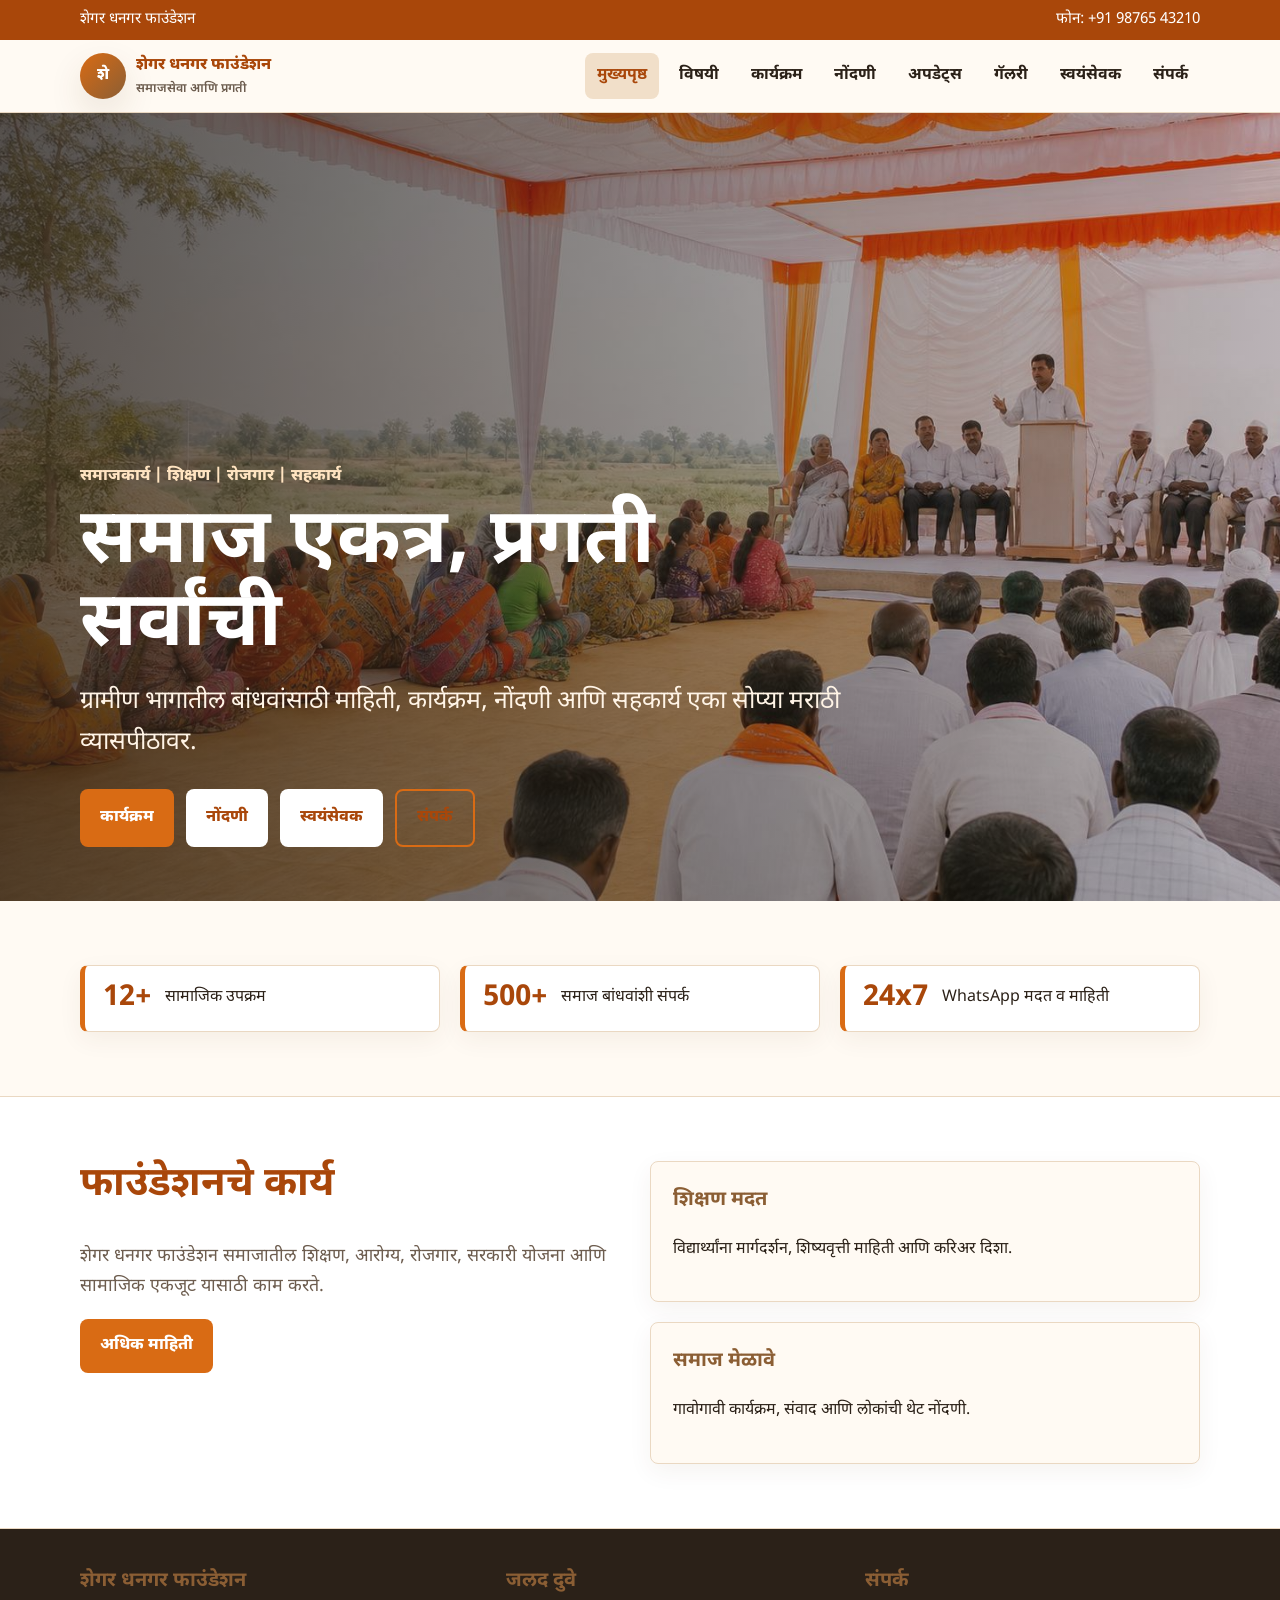
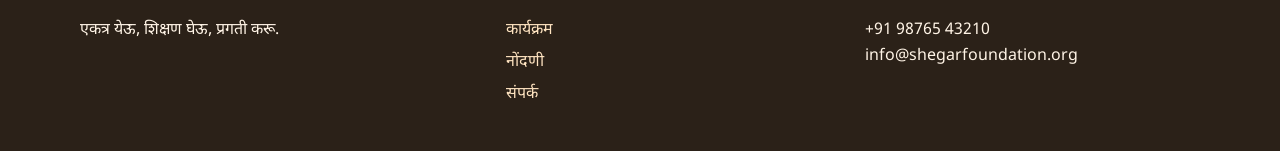
<file: index.html>
<!doctype html>
<html lang="mr">
<head>
  <meta charset="utf-8">
  <meta name="viewport" content="width=device-width, initial-scale=1">
  <title>शेगर धनगर फाउंडेशन | समाज एकत्र, प्रगती सर्वांची</title>
  <meta name="description" content="शेगर धनगर फाउंडेशनची मराठी वेबसाइट: कार्यक्रम, नोंदणी, समाज अपडेट्स, स्वयंसेवक आणि संपर्क.">
  <link rel="preconnect" href="https://fonts.googleapis.com">
  <link rel="preconnect" href="https://fonts.gstatic.com" crossorigin>
  <link href="https://fonts.googleapis.com/css2?family=Noto+Sans+Devanagari:wght@400;600;700;800;900&display=swap" rel="stylesheet">
  <link rel="stylesheet" href="assets/css/styles.css">
</head>
<body>
  <div class="topbar"><div class="topbar__inner"><span>शेगर धनगर फाउंडेशन</span><span>फोन: +91 98765 43210</span></div></div>
  <header class="site-header">
    <nav class="nav__inner" aria-label="मुख्य नेव्हिगेशन">
      <a class="brand" href="index.html"><span class="brand__mark">शे</span><span class="brand__text">शेगर धनगर फाउंडेशन<span>समाजसेवा आणि प्रगती</span></span></a>
      <button class="nav-toggle" type="button" aria-label="मेनू उघडा" aria-expanded="false">☰</button>
      <div class="nav-links">
        <a href="index.html">मुख्यपृष्ठ</a><a href="about.html">विषयी</a><a href="events.html">कार्यक्रम</a><a href="registration.html">नोंदणी</a><a href="updates.html">अपडेट्स</a><a href="gallery.html">गॅलरी</a><a href="volunteer.html">स्वयंसेवक</a><a href="contact.html">संपर्क</a>
      </div>
    </nav>
  </header>

  <main>
    <section class="hero">
      <div class="hero__content reveal">
        <p class="eyebrow">समाजकार्य | शिक्षण | रोजगार | सहकार्य</p>
        <h1>समाज एकत्र, प्रगती सर्वांची</h1>
        <p class="lead">ग्रामीण भागातील बांधवांसाठी माहिती, कार्यक्रम, नोंदणी आणि सहकार्य एका सोप्या मराठी व्यासपीठावर.</p>
        <div class="actions">
          <a class="btn btn--primary" href="events.html">कार्यक्रम</a>
          <a class="btn btn--light" href="registration.html">नोंदणी</a>
          <a class="btn btn--light" href="volunteer.html">स्वयंसेवक</a>
          <a class="btn btn--outline" href="contact.html">संपर्क</a>
        </div>
      </div>
    </section>

    <section class="section grid grid--3">
      <article class="card stat reveal"><strong>12+</strong><span>सामाजिक उपक्रम</span></article>
      <article class="card stat reveal"><strong>500+</strong><span>समाज बांधवांशी संपर्क</span></article>
      <article class="card stat reveal"><strong>24x7</strong><span>WhatsApp मदत व माहिती</span></article>
    </section>

    <section class="section section--tint">
      <div class="section__inner grid grid--2">
        <div class="reveal">
          <h2>फाउंडेशनचे कार्य</h2>
          <p class="lead">शेगर धनगर फाउंडेशन समाजातील शिक्षण, आरोग्य, रोजगार, सरकारी योजना आणि सामाजिक एकजूट यासाठी काम करते.</p>
          <a class="btn btn--primary" href="about.html">अधिक माहिती</a>
        </div>
        <div class="grid">
          <article class="card reveal"><h3>शिक्षण मदत</h3><p>विद्यार्थ्यांना मार्गदर्शन, शिष्यवृत्ती माहिती आणि करिअर दिशा.</p></article>
          <article class="card reveal"><h3>समाज मेळावे</h3><p>गावोगावी कार्यक्रम, संवाद आणि लोकांची थेट नोंदणी.</p></article>
        </div>
      </div>
    </section>
  </main>

  <footer class="site-footer"><div class="footer__inner"><div><h3>शेगर धनगर फाउंडेशन</h3><p>एकत्र येऊ, शिक्षण घेऊ, प्रगती करू.</p></div><div><h3>जलद दुवे</h3><a href="events.html">कार्यक्रम</a><a href="registration.html">नोंदणी</a><a href="contact.html">संपर्क</a></div><div><h3>संपर्क</h3><p>+91 98765 43210<br>info@shegarfoundation.org</p></div></div></footer>
  <script src="assets/js/main.js"></script>
</body>
</html>
</file>
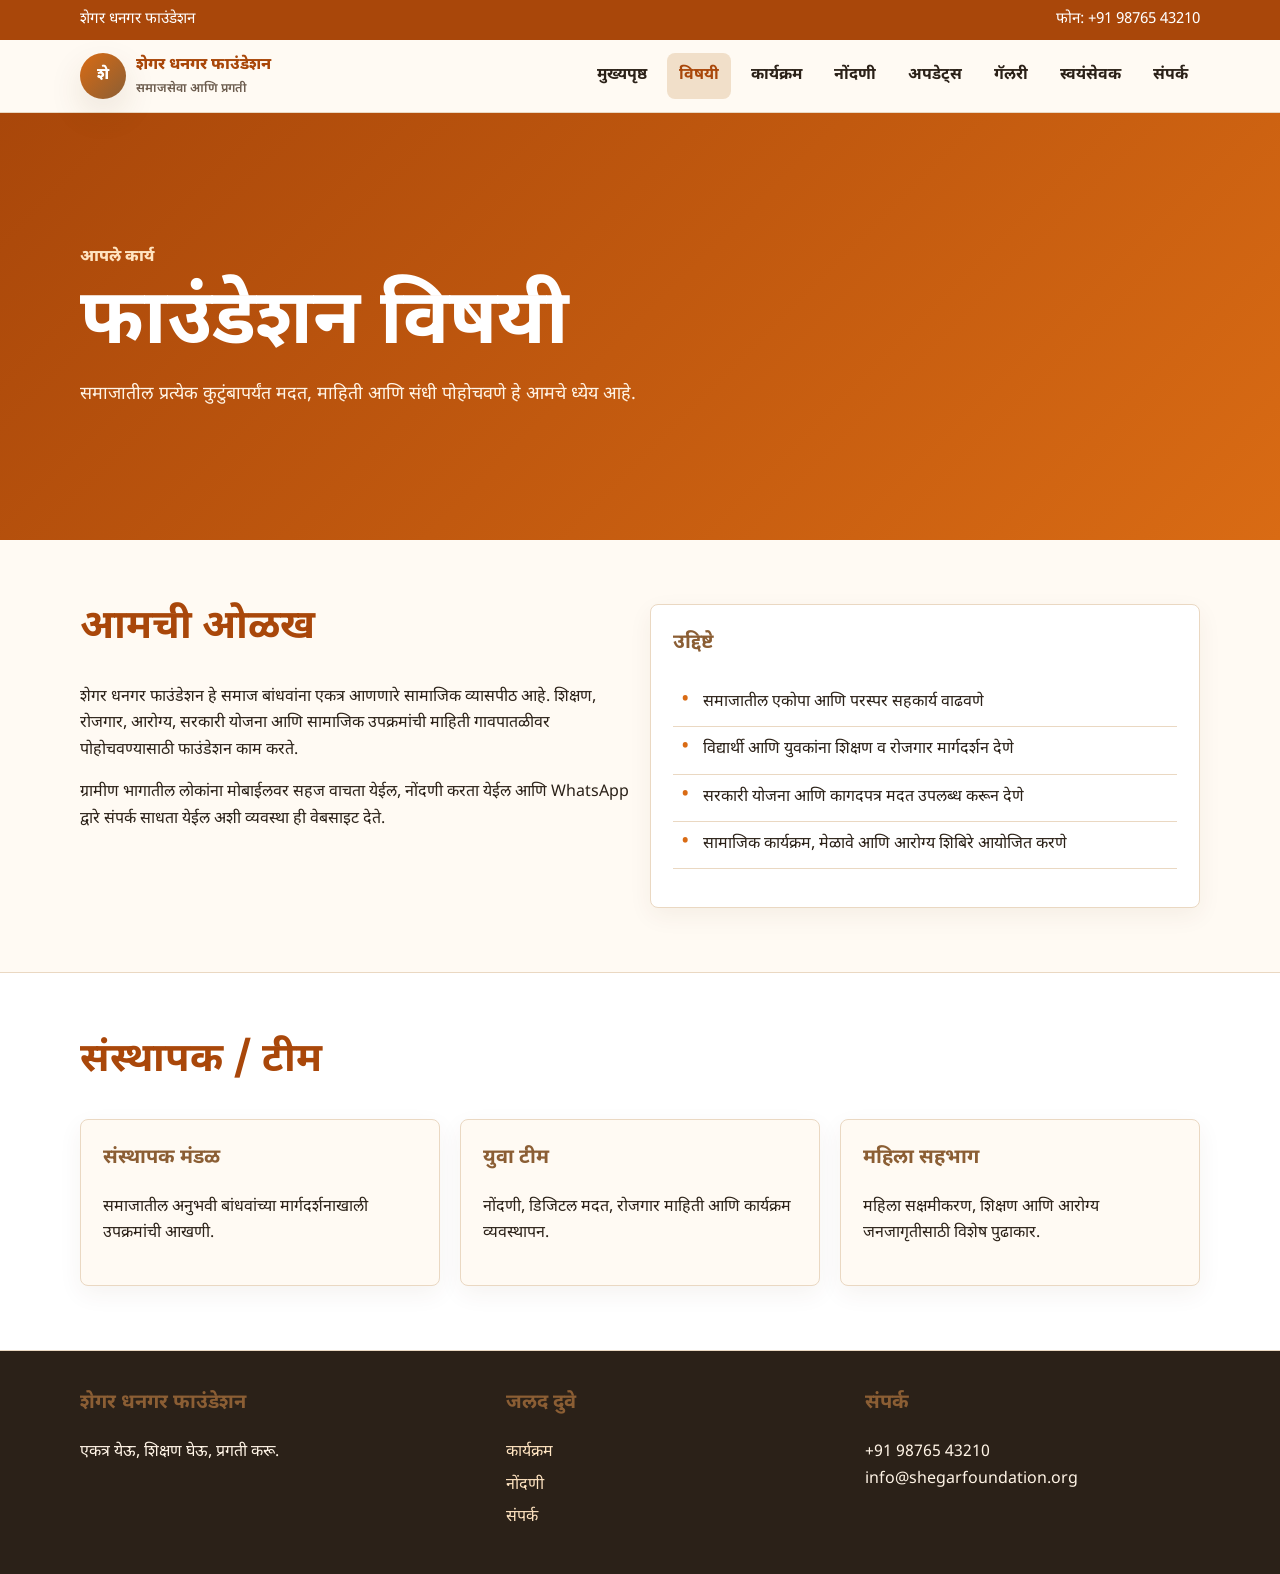
<file: about.html>
<!doctype html>
<html lang="mr">
<head>
  <meta charset="utf-8"><meta name="viewport" content="width=device-width, initial-scale=1">
  <title>फाउंडेशन विषयी | शेगर धनगर फाउंडेशन</title>
  <meta name="description" content="शेगर धनगर फाउंडेशनची माहिती, उद्दिष्टे आणि टीम.">
  <link rel="preconnect" href="https://fonts.googleapis.com"><link rel="preconnect" href="https://fonts.gstatic.com" crossorigin>
  <link href="https://fonts.googleapis.com/css2?family=Noto+Sans+Devanagari:wght@400;600;700;800;900&display=swap" rel="stylesheet"><link rel="stylesheet" href="assets/css/styles.css">
</head>
<body>
  <div class="topbar"><div class="topbar__inner"><span>शेगर धनगर फाउंडेशन</span><span>फोन: +91 98765 43210</span></div></div>
  <header class="site-header"><nav class="nav__inner" aria-label="मुख्य नेव्हिगेशन"><a class="brand" href="index.html"><span class="brand__mark">शे</span><span class="brand__text">शेगर धनगर फाउंडेशन<span>समाजसेवा आणि प्रगती</span></span></a><button class="nav-toggle" type="button" aria-label="मेनू उघडा" aria-expanded="false">☰</button><div class="nav-links"><a href="index.html">मुख्यपृष्ठ</a><a href="about.html">विषयी</a><a href="events.html">कार्यक्रम</a><a href="registration.html">नोंदणी</a><a href="updates.html">अपडेट्स</a><a href="gallery.html">गॅलरी</a><a href="volunteer.html">स्वयंसेवक</a><a href="contact.html">संपर्क</a></div></nav></header>
  <main>
    <section class="page-hero"><div class="section"><p class="eyebrow">आपले कार्य</p><h1>फाउंडेशन विषयी</h1><p class="lead">समाजातील प्रत्येक कुटुंबापर्यंत मदत, माहिती आणि संधी पोहोचवणे हे आमचे ध्येय आहे.</p></div></section>
    <section class="section grid grid--2">
      <div class="reveal"><h2>आमची ओळख</h2><p>शेगर धनगर फाउंडेशन हे समाज बांधवांना एकत्र आणणारे सामाजिक व्यासपीठ आहे. शिक्षण, रोजगार, आरोग्य, सरकारी योजना आणि सामाजिक उपक्रमांची माहिती गावपातळीवर पोहोचवण्यासाठी फाउंडेशन काम करते.</p><p>ग्रामीण भागातील लोकांना मोबाईलवर सहज वाचता येईल, नोंदणी करता येईल आणि WhatsApp द्वारे संपर्क साधता येईल अशी व्यवस्था ही वेबसाइट देते.</p></div>
      <div class="card reveal"><h3>उद्दिष्टे</h3><ul class="list"><li>समाजातील एकोपा आणि परस्पर सहकार्य वाढवणे</li><li>विद्यार्थी आणि युवकांना शिक्षण व रोजगार मार्गदर्शन देणे</li><li>सरकारी योजना आणि कागदपत्र मदत उपलब्ध करून देणे</li><li>सामाजिक कार्यक्रम, मेळावे आणि आरोग्य शिबिरे आयोजित करणे</li></ul></div>
    </section>
    <section class="section section--tint"><div class="section__inner"><h2>संस्थापक / टीम</h2><div class="grid grid--3"><article class="card reveal"><h3>संस्थापक मंडळ</h3><p>समाजातील अनुभवी बांधवांच्या मार्गदर्शनाखाली उपक्रमांची आखणी.</p></article><article class="card reveal"><h3>युवा टीम</h3><p>नोंदणी, डिजिटल मदत, रोजगार माहिती आणि कार्यक्रम व्यवस्थापन.</p></article><article class="card reveal"><h3>महिला सहभाग</h3><p>महिला सक्षमीकरण, शिक्षण आणि आरोग्य जनजागृतीसाठी विशेष पुढाकार.</p></article></div></div></section>
  </main>
  <footer class="site-footer"><div class="footer__inner"><div><h3>शेगर धनगर फाउंडेशन</h3><p>एकत्र येऊ, शिक्षण घेऊ, प्रगती करू.</p></div><div><h3>जलद दुवे</h3><a href="events.html">कार्यक्रम</a><a href="registration.html">नोंदणी</a><a href="contact.html">संपर्क</a></div><div><h3>संपर्क</h3><p>+91 98765 43210<br>info@shegarfoundation.org</p></div></div></footer><script src="assets/js/main.js"></script>
</body>
</html>
</file>
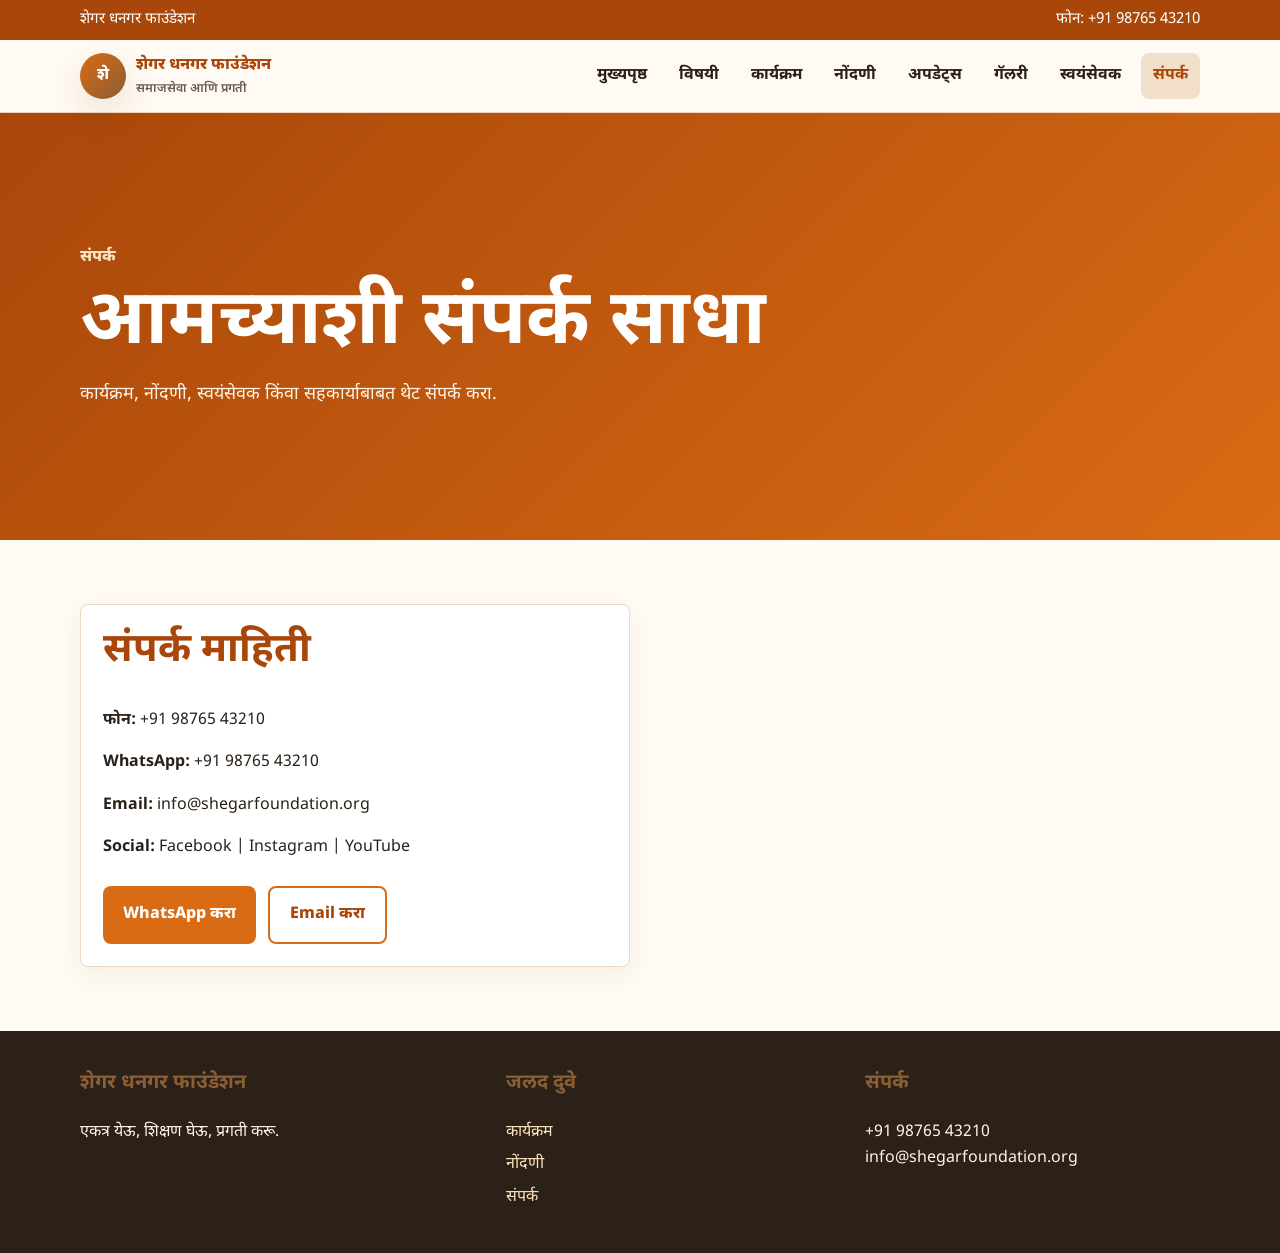
<file: contact.html>
<!doctype html>
<html lang="mr">
<head>
  <meta charset="utf-8"><meta name="viewport" content="width=device-width, initial-scale=1">
  <title>संपर्क | शेगर धनगर फाउंडेशन</title>
  <meta name="description" content="फोन नंबर, WhatsApp, Email, Google Maps आणि social links.">
  <link rel="preconnect" href="https://fonts.googleapis.com"><link rel="preconnect" href="https://fonts.gstatic.com" crossorigin>
  <link href="https://fonts.googleapis.com/css2?family=Noto+Sans+Devanagari:wght@400;600;700;800;900&display=swap" rel="stylesheet"><link rel="stylesheet" href="assets/css/styles.css">
</head>
<body>
  <div class="topbar"><div class="topbar__inner"><span>शेगर धनगर फाउंडेशन</span><span>फोन: +91 98765 43210</span></div></div>
  <header class="site-header"><nav class="nav__inner" aria-label="मुख्य नेव्हिगेशन"><a class="brand" href="index.html"><span class="brand__mark">शे</span><span class="brand__text">शेगर धनगर फाउंडेशन<span>समाजसेवा आणि प्रगती</span></span></a><button class="nav-toggle" type="button" aria-label="मेनू उघडा" aria-expanded="false">☰</button><div class="nav-links"><a href="index.html">मुख्यपृष्ठ</a><a href="about.html">विषयी</a><a href="events.html">कार्यक्रम</a><a href="registration.html">नोंदणी</a><a href="updates.html">अपडेट्स</a><a href="gallery.html">गॅलरी</a><a href="volunteer.html">स्वयंसेवक</a><a href="contact.html">संपर्क</a></div></nav></header>
  <main>
    <section class="page-hero"><div class="section"><p class="eyebrow">संपर्क</p><h1>आमच्याशी संपर्क साधा</h1><p class="lead">कार्यक्रम, नोंदणी, स्वयंसेवक किंवा सहकार्याबाबत थेट संपर्क करा.</p></div></section>
    <section class="section grid grid--2">
      <div class="card reveal"><h2>संपर्क माहिती</h2><p><strong>फोन:</strong> +91 98765 43210</p><p><strong>WhatsApp:</strong> +91 98765 43210</p><p><strong>Email:</strong> info@shegarfoundation.org</p><p><strong>Social:</strong> Facebook | Instagram | YouTube</p><div class="actions"><a class="btn btn--primary" href="https://wa.me/919876543210?text=%E0%A4%A8%E0%A4%AE%E0%A4%B8%E0%A5%8D%E0%A4%95%E0%A4%BE%E0%A4%B0%2C%20%E0%A4%AE%E0%A4%B2%E0%A4%BE%20%E0%A4%B6%E0%A5%87%E0%A4%97%E0%A4%B0%20%E0%A4%A7%E0%A4%A8%E0%A4%97%E0%A4%B0%20%E0%A4%AB%E0%A4%BE%E0%A4%89%E0%A4%82%E0%A4%A1%E0%A5%87%E0%A4%B6%E0%A4%A8%E0%A4%B6%E0%A5%80%20%E0%A4%B8%E0%A4%82%E0%A4%AA%E0%A4%B0%E0%A5%8D%E0%A4%95%20%E0%A4%95%E0%A4%B0%E0%A4%BE%E0%A4%AF%E0%A4%9A%E0%A4%BE%20%E0%A4%86%E0%A4%B9%E0%A5%87.">WhatsApp करा</a><a class="btn btn--outline" href="mailto:info@shegarfoundation.org">Email करा</a></div></div>
      <div class="reveal"><iframe class="map" title="Google Maps" loading="lazy" referrerpolicy="no-referrer-when-downgrade" src="https://www.google.com/maps?q=Maharashtra%2C%20India&output=embed"></iframe></div>
    </section>
  </main>
  <footer class="site-footer"><div class="footer__inner"><div><h3>शेगर धनगर फाउंडेशन</h3><p>एकत्र येऊ, शिक्षण घेऊ, प्रगती करू.</p></div><div><h3>जलद दुवे</h3><a href="events.html">कार्यक्रम</a><a href="registration.html">नोंदणी</a><a href="contact.html">संपर्क</a></div><div><h3>संपर्क</h3><p>+91 98765 43210<br>info@shegarfoundation.org</p></div></div></footer><script src="assets/js/main.js"></script>
</body>
</html>
</file>
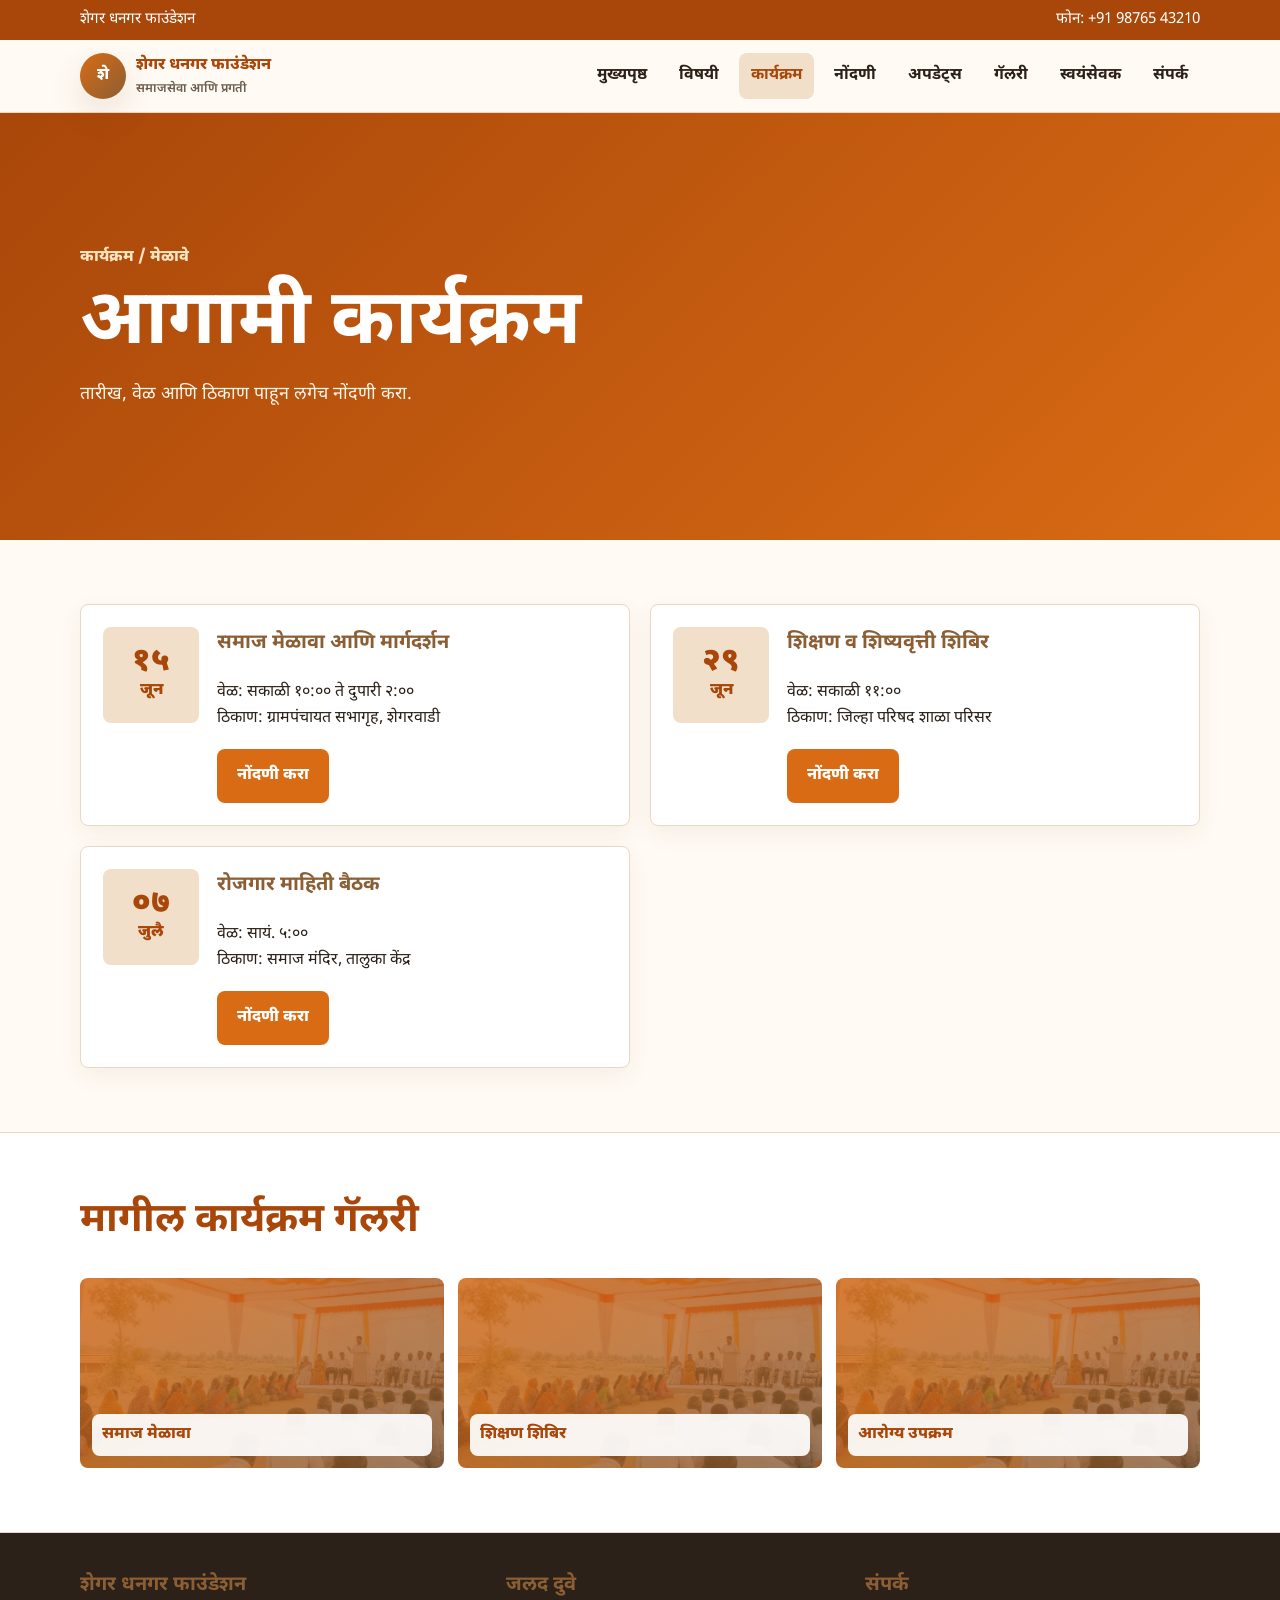
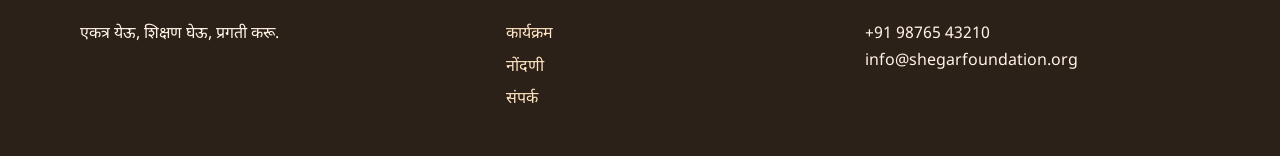
<file: events.html>
<!doctype html>
<html lang="mr">
<head>
  <meta charset="utf-8"><meta name="viewport" content="width=device-width, initial-scale=1">
  <title>कार्यक्रम आणि मेळावे | शेगर धनगर फाउंडेशन</title>
  <meta name="description" content="आगामी कार्यक्रम, मेळावे, तारीख, वेळ, ठिकाण आणि नोंदणी.">
  <link rel="preconnect" href="https://fonts.googleapis.com"><link rel="preconnect" href="https://fonts.gstatic.com" crossorigin>
  <link href="https://fonts.googleapis.com/css2?family=Noto+Sans+Devanagari:wght@400;600;700;800;900&display=swap" rel="stylesheet"><link rel="stylesheet" href="assets/css/styles.css">
</head>
<body>
  <div class="topbar"><div class="topbar__inner"><span>शेगर धनगर फाउंडेशन</span><span>फोन: +91 98765 43210</span></div></div>
  <header class="site-header"><nav class="nav__inner" aria-label="मुख्य नेव्हिगेशन"><a class="brand" href="index.html"><span class="brand__mark">शे</span><span class="brand__text">शेगर धनगर फाउंडेशन<span>समाजसेवा आणि प्रगती</span></span></a><button class="nav-toggle" type="button" aria-label="मेनू उघडा" aria-expanded="false">☰</button><div class="nav-links"><a href="index.html">मुख्यपृष्ठ</a><a href="about.html">विषयी</a><a href="events.html">कार्यक्रम</a><a href="registration.html">नोंदणी</a><a href="updates.html">अपडेट्स</a><a href="gallery.html">गॅलरी</a><a href="volunteer.html">स्वयंसेवक</a><a href="contact.html">संपर्क</a></div></nav></header>
  <main>
    <section class="page-hero"><div class="section"><p class="eyebrow">कार्यक्रम / मेळावे</p><h1>आगामी कार्यक्रम</h1><p class="lead">तारीख, वेळ आणि ठिकाण पाहून लगेच नोंदणी करा.</p></div></section>
    <section class="section grid grid--2">
      <article class="card event reveal"><div class="datebox"><div><span>१५</span>जून</div></div><div><h3>समाज मेळावा आणि मार्गदर्शन</h3><p>वेळ: सकाळी १०:०० ते दुपारी २:००<br>ठिकाण: ग्रामपंचायत सभागृह, शेगरवाडी</p><a class="btn btn--primary" href="registration.html">नोंदणी करा</a></div></article>
      <article class="card event reveal"><div class="datebox"><div><span>२९</span>जून</div></div><div><h3>शिक्षण व शिष्यवृत्ती शिबिर</h3><p>वेळ: सकाळी ११:००<br>ठिकाण: जिल्हा परिषद शाळा परिसर</p><a class="btn btn--primary" href="registration.html">नोंदणी करा</a></div></article>
      <article class="card event reveal"><div class="datebox"><div><span>०७</span>जुलै</div></div><div><h3>रोजगार माहिती बैठक</h3><p>वेळ: सायं. ५:००<br>ठिकाण: समाज मंदिर, तालुका केंद्र</p><a class="btn btn--primary" href="registration.html">नोंदणी करा</a></div></article>
    </section>
    <section class="section section--tint"><div class="section__inner"><h2>मागील कार्यक्रम गॅलरी</h2><div class="gallery"><div class="photo-tile reveal"><span>समाज मेळावा</span></div><div class="photo-tile reveal"><span>शिक्षण शिबिर</span></div><div class="photo-tile reveal"><span>आरोग्य उपक्रम</span></div></div></div></section>
  </main>
  <footer class="site-footer"><div class="footer__inner"><div><h3>शेगर धनगर फाउंडेशन</h3><p>एकत्र येऊ, शिक्षण घेऊ, प्रगती करू.</p></div><div><h3>जलद दुवे</h3><a href="events.html">कार्यक्रम</a><a href="registration.html">नोंदणी</a><a href="contact.html">संपर्क</a></div><div><h3>संपर्क</h3><p>+91 98765 43210<br>info@shegarfoundation.org</p></div></div></footer><script src="assets/js/main.js"></script>
</body>
</html>
</file>
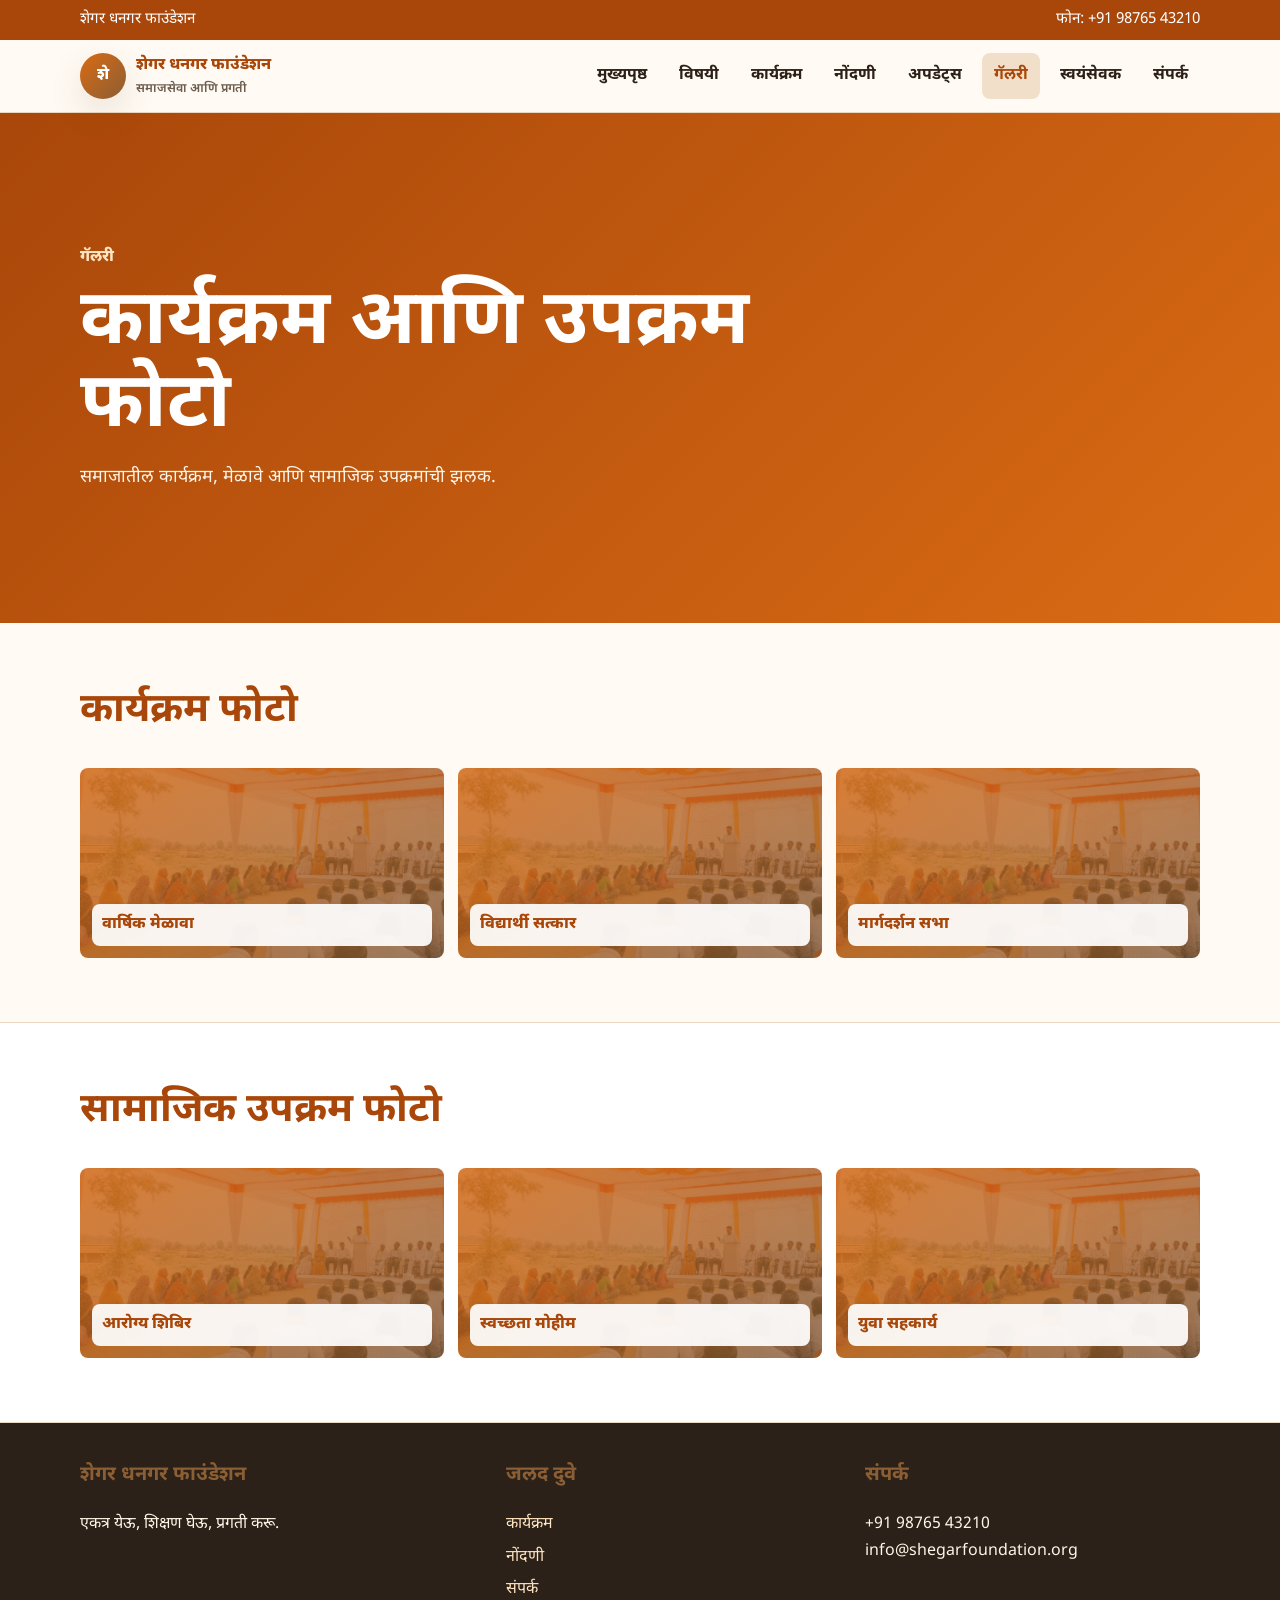
<file: gallery.html>
<!doctype html>
<html lang="mr">
<head>
  <meta charset="utf-8"><meta name="viewport" content="width=device-width, initial-scale=1">
  <title>गॅलरी | शेगर धनगर फाउंडेशन</title>
  <meta name="description" content="कार्यक्रम फोटो आणि सामाजिक उपक्रम फोटो गॅलरी.">
  <link rel="preconnect" href="https://fonts.googleapis.com"><link rel="preconnect" href="https://fonts.gstatic.com" crossorigin>
  <link href="https://fonts.googleapis.com/css2?family=Noto+Sans+Devanagari:wght@400;600;700;800;900&display=swap" rel="stylesheet"><link rel="stylesheet" href="assets/css/styles.css">
</head>
<body>
  <div class="topbar"><div class="topbar__inner"><span>शेगर धनगर फाउंडेशन</span><span>फोन: +91 98765 43210</span></div></div>
  <header class="site-header"><nav class="nav__inner" aria-label="मुख्य नेव्हिगेशन"><a class="brand" href="index.html"><span class="brand__mark">शे</span><span class="brand__text">शेगर धनगर फाउंडेशन<span>समाजसेवा आणि प्रगती</span></span></a><button class="nav-toggle" type="button" aria-label="मेनू उघडा" aria-expanded="false">☰</button><div class="nav-links"><a href="index.html">मुख्यपृष्ठ</a><a href="about.html">विषयी</a><a href="events.html">कार्यक्रम</a><a href="registration.html">नोंदणी</a><a href="updates.html">अपडेट्स</a><a href="gallery.html">गॅलरी</a><a href="volunteer.html">स्वयंसेवक</a><a href="contact.html">संपर्क</a></div></nav></header>
  <main>
    <section class="page-hero"><div class="section"><p class="eyebrow">गॅलरी</p><h1>कार्यक्रम आणि उपक्रम फोटो</h1><p class="lead">समाजातील कार्यक्रम, मेळावे आणि सामाजिक उपक्रमांची झलक.</p></div></section>
    <section class="section">
      <h2>कार्यक्रम फोटो</h2>
      <div class="gallery"><div class="photo-tile reveal"><span>वार्षिक मेळावा</span></div><div class="photo-tile reveal"><span>विद्यार्थी सत्कार</span></div><div class="photo-tile reveal"><span>मार्गदर्शन सभा</span></div></div>
    </section>
    <section class="section section--tint"><div class="section__inner"><h2>सामाजिक उपक्रम फोटो</h2><div class="gallery"><div class="photo-tile reveal"><span>आरोग्य शिबिर</span></div><div class="photo-tile reveal"><span>स्वच्छता मोहीम</span></div><div class="photo-tile reveal"><span>युवा सहकार्य</span></div></div></div></section>
  </main>
  <footer class="site-footer"><div class="footer__inner"><div><h3>शेगर धनगर फाउंडेशन</h3><p>एकत्र येऊ, शिक्षण घेऊ, प्रगती करू.</p></div><div><h3>जलद दुवे</h3><a href="events.html">कार्यक्रम</a><a href="registration.html">नोंदणी</a><a href="contact.html">संपर्क</a></div><div><h3>संपर्क</h3><p>+91 98765 43210<br>info@shegarfoundation.org</p></div></div></footer><script src="assets/js/main.js"></script>
</body>
</html>
</file>
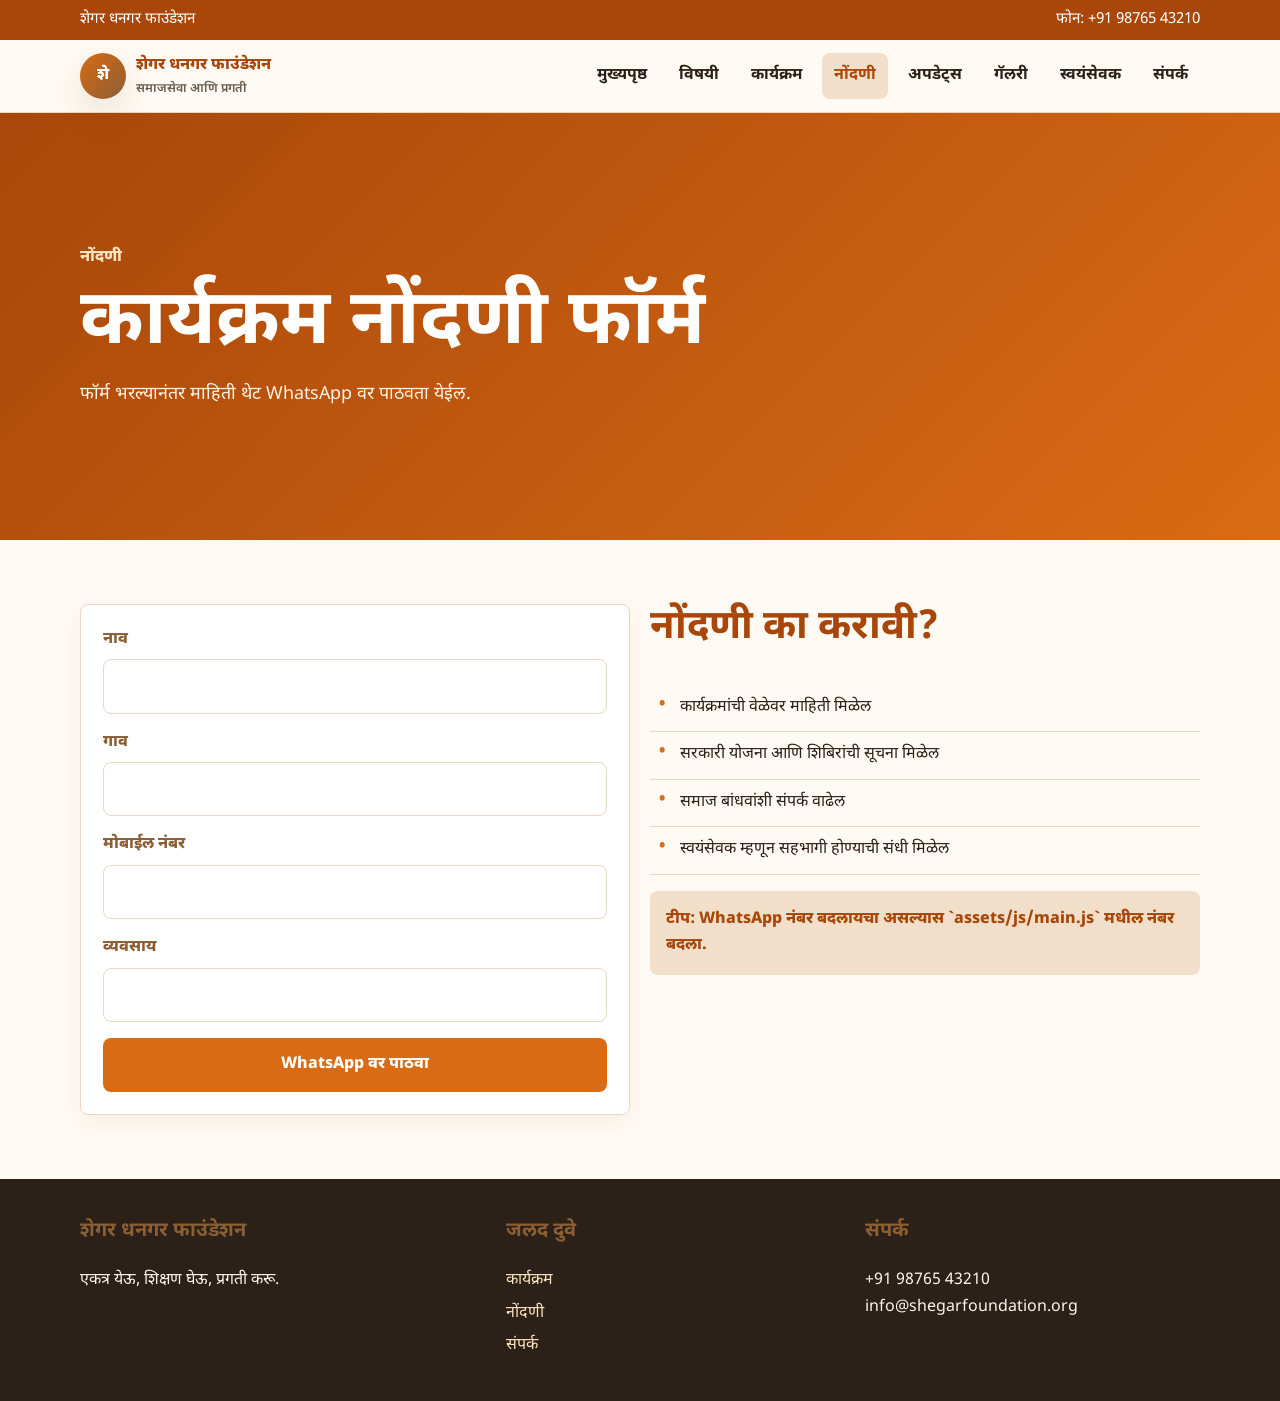
<file: registration.html>
<!doctype html>
<html lang="mr">
<head>
  <meta charset="utf-8"><meta name="viewport" content="width=device-width, initial-scale=1">
  <title>नोंदणी फॉर्म | शेगर धनगर फाउंडेशन</title>
  <meta name="description" content="नाव, गाव, मोबाईल नंबर आणि व्यवसायासह सोपी WhatsApp नोंदणी.">
  <link rel="preconnect" href="https://fonts.googleapis.com"><link rel="preconnect" href="https://fonts.gstatic.com" crossorigin>
  <link href="https://fonts.googleapis.com/css2?family=Noto+Sans+Devanagari:wght@400;600;700;800;900&display=swap" rel="stylesheet"><link rel="stylesheet" href="assets/css/styles.css">
</head>
<body>
  <div class="topbar"><div class="topbar__inner"><span>शेगर धनगर फाउंडेशन</span><span>फोन: +91 98765 43210</span></div></div>
  <header class="site-header"><nav class="nav__inner" aria-label="मुख्य नेव्हिगेशन"><a class="brand" href="index.html"><span class="brand__mark">शे</span><span class="brand__text">शेगर धनगर फाउंडेशन<span>समाजसेवा आणि प्रगती</span></span></a><button class="nav-toggle" type="button" aria-label="मेनू उघडा" aria-expanded="false">☰</button><div class="nav-links"><a href="index.html">मुख्यपृष्ठ</a><a href="about.html">विषयी</a><a href="events.html">कार्यक्रम</a><a href="registration.html">नोंदणी</a><a href="updates.html">अपडेट्स</a><a href="gallery.html">गॅलरी</a><a href="volunteer.html">स्वयंसेवक</a><a href="contact.html">संपर्क</a></div></nav></header>
  <main>
    <section class="page-hero"><div class="section"><p class="eyebrow">नोंदणी</p><h1>कार्यक्रम नोंदणी फॉर्म</h1><p class="lead">फॉर्म भरल्यानंतर माहिती थेट WhatsApp वर पाठवता येईल.</p></div></section>
    <section class="section grid grid--2">
      <form class="card form reveal" data-whatsapp-form="शेगर धनगर फाउंडेशन - नोंदणी">
        <div class="field"><label for="name">नाव</label><input id="name" name="नाव" required autocomplete="name"></div>
        <div class="field"><label for="village">गाव</label><input id="village" name="गाव" required></div>
        <div class="field"><label for="mobile">मोबाईल नंबर</label><input id="mobile" name="मोबाईल नंबर" inputmode="tel" required></div>
        <div class="field"><label for="work">व्यवसाय</label><input id="work" name="व्यवसाय"></div>
        <button class="btn btn--primary" type="submit">WhatsApp वर पाठवा</button>
      </form>
      <aside class="reveal"><h2>नोंदणी का करावी?</h2><ul class="list"><li>कार्यक्रमांची वेळेवर माहिती मिळेल</li><li>सरकारी योजना आणि शिबिरांची सूचना मिळेल</li><li>समाज बांधवांशी संपर्क वाढेल</li><li>स्वयंसेवक म्हणून सहभागी होण्याची संधी मिळेल</li></ul><p class="notice">टीप: WhatsApp नंबर बदलायचा असल्यास `assets/js/main.js` मधील नंबर बदला.</p></aside>
    </section>
  </main>
  <footer class="site-footer"><div class="footer__inner"><div><h3>शेगर धनगर फाउंडेशन</h3><p>एकत्र येऊ, शिक्षण घेऊ, प्रगती करू.</p></div><div><h3>जलद दुवे</h3><a href="events.html">कार्यक्रम</a><a href="registration.html">नोंदणी</a><a href="contact.html">संपर्क</a></div><div><h3>संपर्क</h3><p>+91 98765 43210<br>info@shegarfoundation.org</p></div></div></footer><script src="assets/js/main.js"></script>
</body>
</html>
</file>
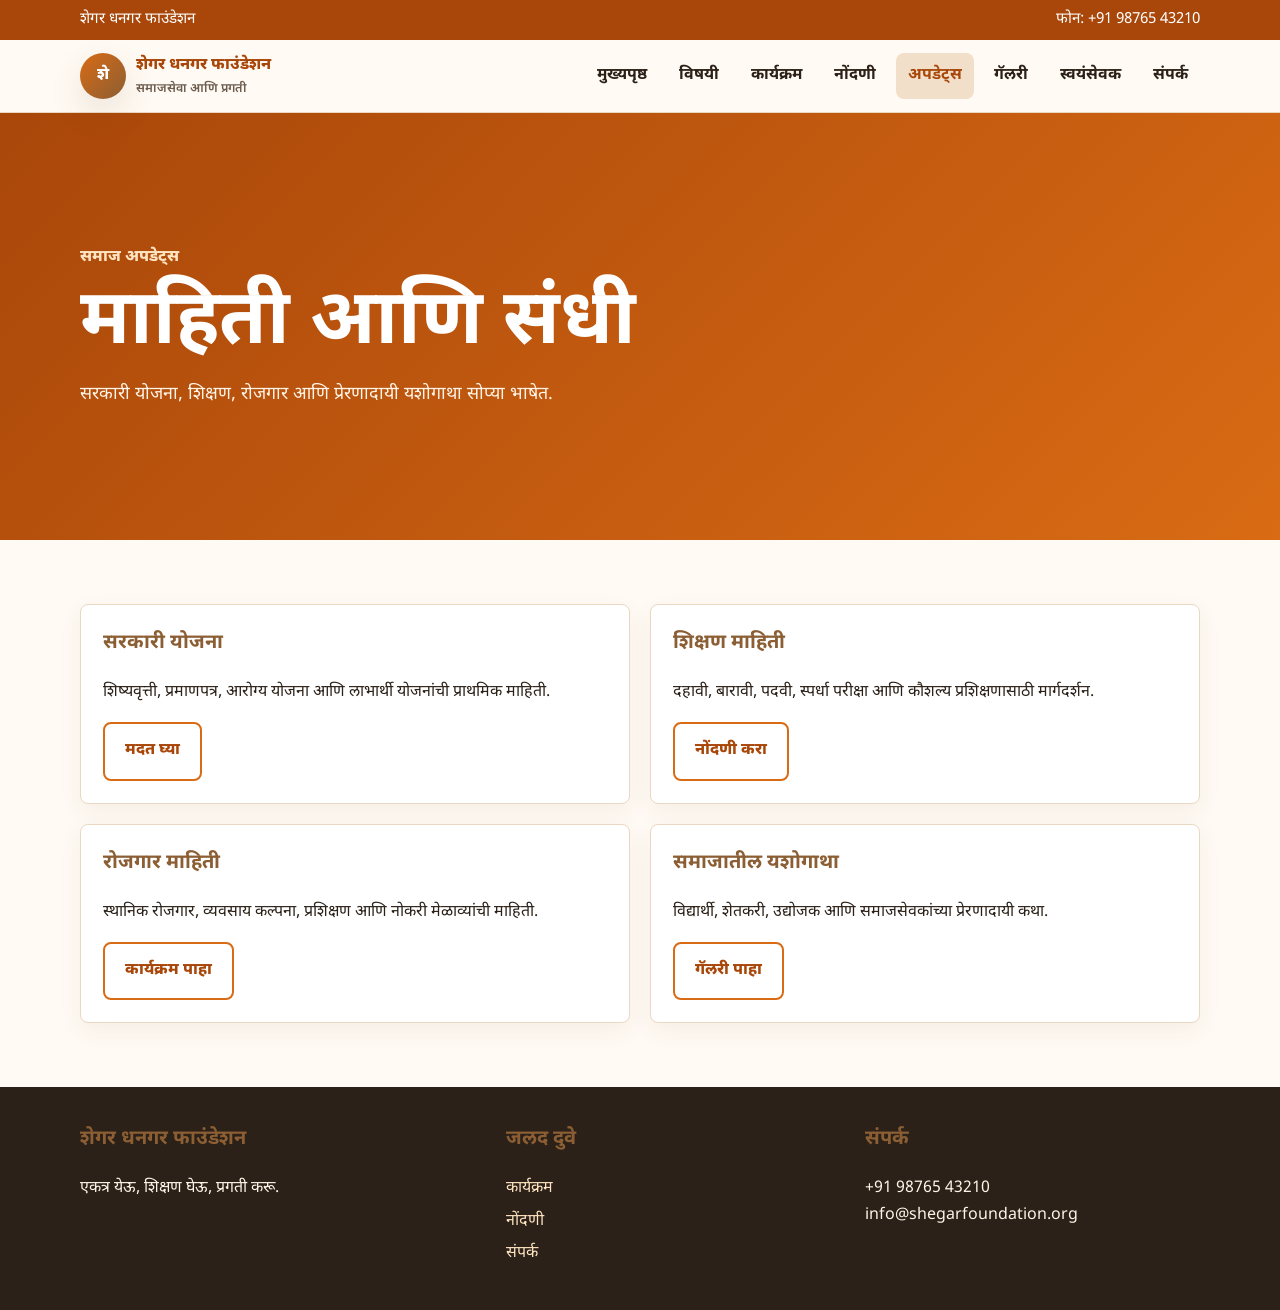
<file: updates.html>
<!doctype html>
<html lang="mr">
<head>
  <meta charset="utf-8"><meta name="viewport" content="width=device-width, initial-scale=1">
  <title>समाज अपडेट्स | शेगर धनगर फाउंडेशन</title>
  <meta name="description" content="सरकारी योजना, शिक्षण माहिती, रोजगार माहिती आणि समाजातील यशोगाथा.">
  <link rel="preconnect" href="https://fonts.googleapis.com"><link rel="preconnect" href="https://fonts.gstatic.com" crossorigin>
  <link href="https://fonts.googleapis.com/css2?family=Noto+Sans+Devanagari:wght@400;600;700;800;900&display=swap" rel="stylesheet"><link rel="stylesheet" href="assets/css/styles.css">
</head>
<body>
  <div class="topbar"><div class="topbar__inner"><span>शेगर धनगर फाउंडेशन</span><span>फोन: +91 98765 43210</span></div></div>
  <header class="site-header"><nav class="nav__inner" aria-label="मुख्य नेव्हिगेशन"><a class="brand" href="index.html"><span class="brand__mark">शे</span><span class="brand__text">शेगर धनगर फाउंडेशन<span>समाजसेवा आणि प्रगती</span></span></a><button class="nav-toggle" type="button" aria-label="मेनू उघडा" aria-expanded="false">☰</button><div class="nav-links"><a href="index.html">मुख्यपृष्ठ</a><a href="about.html">विषयी</a><a href="events.html">कार्यक्रम</a><a href="registration.html">नोंदणी</a><a href="updates.html">अपडेट्स</a><a href="gallery.html">गॅलरी</a><a href="volunteer.html">स्वयंसेवक</a><a href="contact.html">संपर्क</a></div></nav></header>
  <main>
    <section class="page-hero"><div class="section"><p class="eyebrow">समाज अपडेट्स</p><h1>माहिती आणि संधी</h1><p class="lead">सरकारी योजना, शिक्षण, रोजगार आणि प्रेरणादायी यशोगाथा सोप्या भाषेत.</p></div></section>
    <section class="section grid grid--2">
      <article class="card reveal"><h3>सरकारी योजना</h3><p>शिष्यवृत्ती, प्रमाणपत्र, आरोग्य योजना आणि लाभार्थी योजनांची प्राथमिक माहिती.</p><a class="btn btn--outline" href="contact.html">मदत घ्या</a></article>
      <article class="card reveal"><h3>शिक्षण माहिती</h3><p>दहावी, बारावी, पदवी, स्पर्धा परीक्षा आणि कौशल्य प्रशिक्षणासाठी मार्गदर्शन.</p><a class="btn btn--outline" href="registration.html">नोंदणी करा</a></article>
      <article class="card reveal"><h3>रोजगार माहिती</h3><p>स्थानिक रोजगार, व्यवसाय कल्पना, प्रशिक्षण आणि नोकरी मेळाव्यांची माहिती.</p><a class="btn btn--outline" href="events.html">कार्यक्रम पाहा</a></article>
      <article class="card reveal"><h3>समाजातील यशोगाथा</h3><p>विद्यार्थी, शेतकरी, उद्योजक आणि समाजसेवकांच्या प्रेरणादायी कथा.</p><a class="btn btn--outline" href="gallery.html">गॅलरी पाहा</a></article>
    </section>
  </main>
  <footer class="site-footer"><div class="footer__inner"><div><h3>शेगर धनगर फाउंडेशन</h3><p>एकत्र येऊ, शिक्षण घेऊ, प्रगती करू.</p></div><div><h3>जलद दुवे</h3><a href="events.html">कार्यक्रम</a><a href="registration.html">नोंदणी</a><a href="contact.html">संपर्क</a></div><div><h3>संपर्क</h3><p>+91 98765 43210<br>info@shegarfoundation.org</p></div></div></footer><script src="assets/js/main.js"></script>
</body>
</html>
</file>
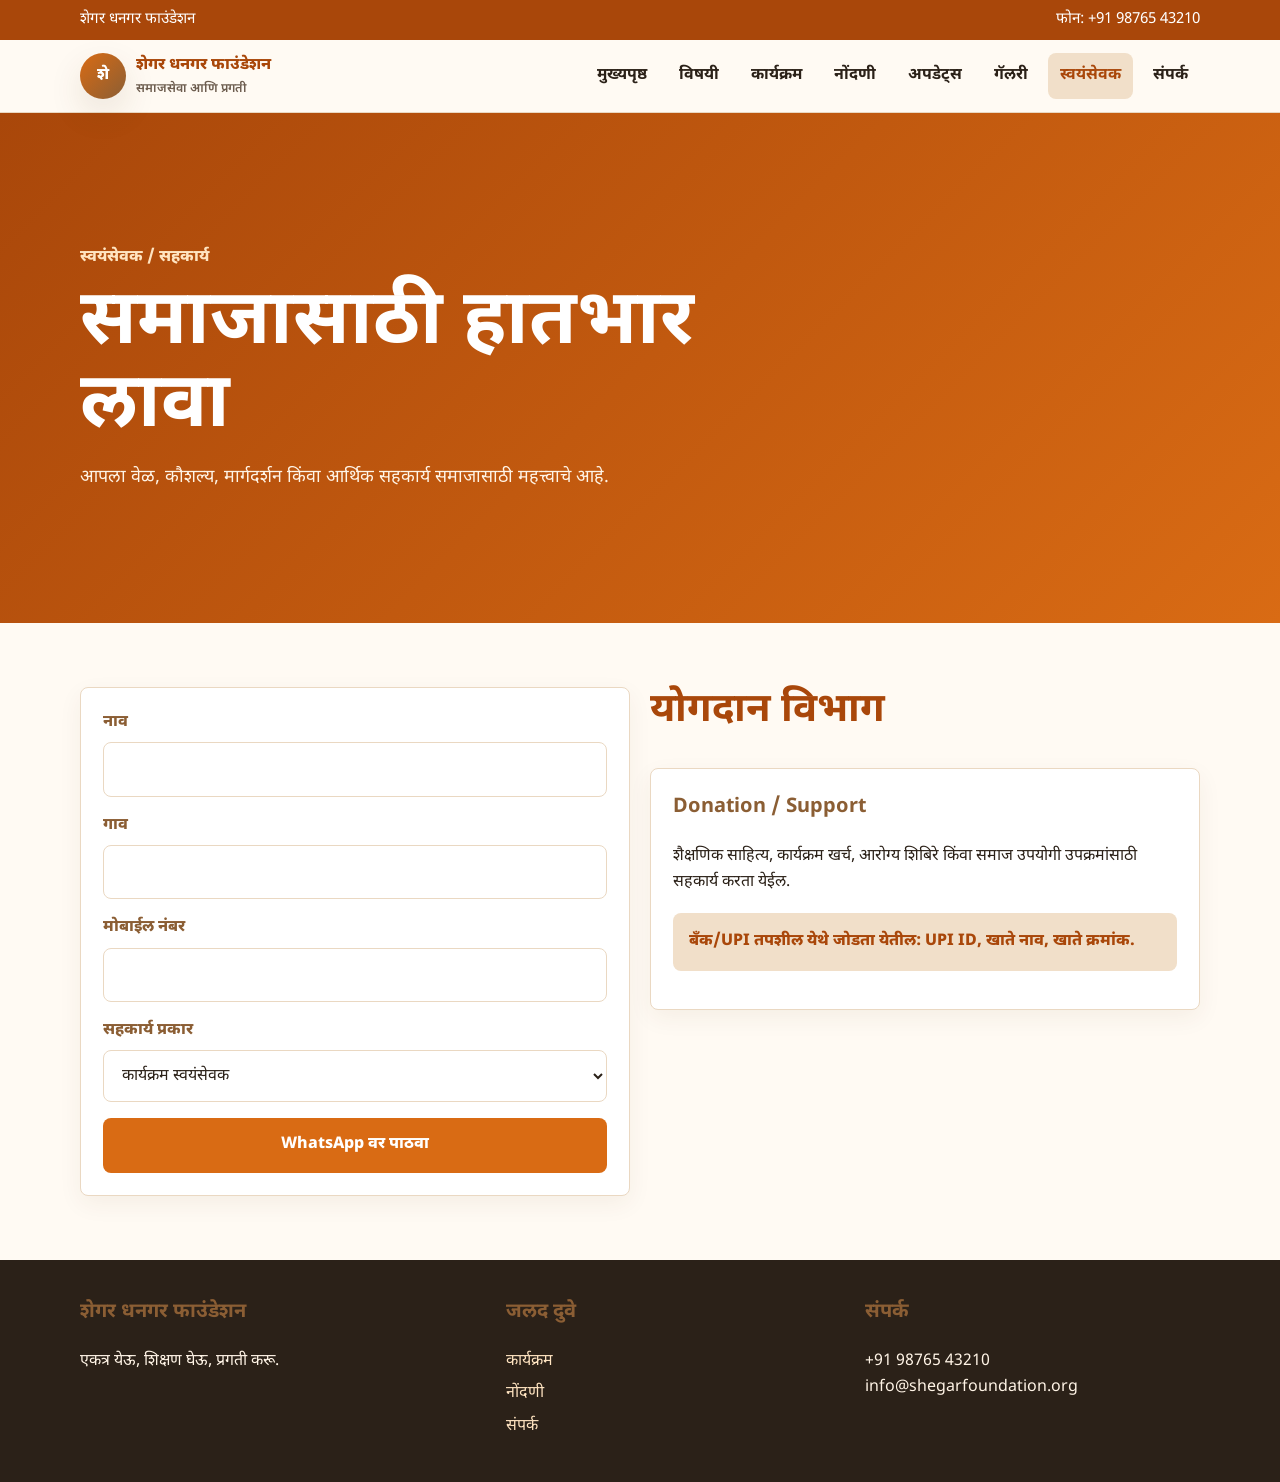
<file: volunteer.html>
<!doctype html>
<html lang="mr">
<head>
  <meta charset="utf-8"><meta name="viewport" content="width=device-width, initial-scale=1">
  <title>स्वयंसेवक आणि सहकार्य | शेगर धनगर फाउंडेशन</title>
  <meta name="description" content="स्वयंसेवक फॉर्म, योगदान आणि donation/support माहिती.">
  <link rel="preconnect" href="https://fonts.googleapis.com"><link rel="preconnect" href="https://fonts.gstatic.com" crossorigin>
  <link href="https://fonts.googleapis.com/css2?family=Noto+Sans+Devanagari:wght@400;600;700;800;900&display=swap" rel="stylesheet"><link rel="stylesheet" href="assets/css/styles.css">
</head>
<body>
  <div class="topbar"><div class="topbar__inner"><span>शेगर धनगर फाउंडेशन</span><span>फोन: +91 98765 43210</span></div></div>
  <header class="site-header"><nav class="nav__inner" aria-label="मुख्य नेव्हिगेशन"><a class="brand" href="index.html"><span class="brand__mark">शे</span><span class="brand__text">शेगर धनगर फाउंडेशन<span>समाजसेवा आणि प्रगती</span></span></a><button class="nav-toggle" type="button" aria-label="मेनू उघडा" aria-expanded="false">☰</button><div class="nav-links"><a href="index.html">मुख्यपृष्ठ</a><a href="about.html">विषयी</a><a href="events.html">कार्यक्रम</a><a href="registration.html">नोंदणी</a><a href="updates.html">अपडेट्स</a><a href="gallery.html">गॅलरी</a><a href="volunteer.html">स्वयंसेवक</a><a href="contact.html">संपर्क</a></div></nav></header>
  <main>
    <section class="page-hero"><div class="section"><p class="eyebrow">स्वयंसेवक / सहकार्य</p><h1>समाजासाठी हातभार लावा</h1><p class="lead">आपला वेळ, कौशल्य, मार्गदर्शन किंवा आर्थिक सहकार्य समाजासाठी महत्त्वाचे आहे.</p></div></section>
    <section class="section grid grid--2">
      <form class="card form reveal" data-whatsapp-form="शेगर धनगर फाउंडेशन - स्वयंसेवक">
        <div class="field"><label for="name">नाव</label><input id="name" name="नाव" required></div>
        <div class="field"><label for="village">गाव</label><input id="village" name="गाव" required></div>
        <div class="field"><label for="mobile">मोबाईल नंबर</label><input id="mobile" name="मोबाईल नंबर" inputmode="tel" required></div>
        <div class="field"><label for="support">सहकार्य प्रकार</label><select id="support" name="सहकार्य प्रकार"><option>कार्यक्रम स्वयंसेवक</option><option>शिक्षण मार्गदर्शन</option><option>रोजगार माहिती</option><option>आर्थिक सहकार्य</option></select></div>
        <button class="btn btn--primary" type="submit">WhatsApp वर पाठवा</button>
      </form>
      <div class="reveal"><h2>योगदान विभाग</h2><div class="card"><h3>Donation / Support</h3><p>शैक्षणिक साहित्य, कार्यक्रम खर्च, आरोग्य शिबिरे किंवा समाज उपयोगी उपक्रमांसाठी सहकार्य करता येईल.</p><p class="notice">बँक/UPI तपशील येथे जोडता येतील: UPI ID, खाते नाव, खाते क्रमांक.</p></div></div>
    </section>
  </main>
  <footer class="site-footer"><div class="footer__inner"><div><h3>शेगर धनगर फाउंडेशन</h3><p>एकत्र येऊ, शिक्षण घेऊ, प्रगती करू.</p></div><div><h3>जलद दुवे</h3><a href="events.html">कार्यक्रम</a><a href="registration.html">नोंदणी</a><a href="contact.html">संपर्क</a></div><div><h3>संपर्क</h3><p>+91 98765 43210<br>info@shegarfoundation.org</p></div></div></footer><script src="assets/js/main.js"></script>
</body>
</html>
</file>
<file: assets/css/styles.css>
:root {
  --saffron: #d96b14;
  --saffron-dark: #a9470a;
  --brown: #8b5e34;
  --light-brown: #f1dfc9;
  --cream: #fffaf3;
  --white: #ffffff;
  --ink: #2b2118;
  --muted: #6d5d4f;
  --line: #ead8c2;
  --shadow: 0 14px 34px rgba(90, 54, 20, 0.12);
}

* {
  box-sizing: border-box;
}

html {
  scroll-behavior: smooth;
}

body {
  margin: 0;
  font-family: "Noto Sans Devanagari", "Mukta", "Hind", system-ui, sans-serif;
  color: var(--ink);
  background: var(--cream);
  line-height: 1.65;
}

img {
  max-width: 100%;
  display: block;
}

a {
  color: inherit;
  text-decoration: none;
}

.topbar {
  background: var(--saffron-dark);
  color: var(--white);
  font-size: 0.95rem;
}

.topbar__inner,
.nav__inner,
.section,
.footer__inner {
  width: min(1120px, calc(100% - 32px));
  margin: 0 auto;
}

.topbar__inner {
  min-height: 40px;
  display: flex;
  align-items: center;
  justify-content: space-between;
  gap: 12px;
}

.site-header {
  position: sticky;
  top: 0;
  z-index: 20;
  background: rgba(255, 250, 243, 0.96);
  border-bottom: 1px solid var(--line);
  backdrop-filter: blur(10px);
}

.nav__inner {
  min-height: 72px;
  display: flex;
  align-items: center;
  justify-content: space-between;
  gap: 20px;
}

.brand {
  display: flex;
  align-items: center;
  gap: 10px;
  font-weight: 800;
  color: var(--saffron-dark);
}

.brand__mark {
  width: 46px;
  height: 46px;
  border-radius: 50%;
  display: grid;
  place-items: center;
  color: var(--white);
  background: linear-gradient(135deg, var(--saffron), var(--brown));
  box-shadow: var(--shadow);
}

.brand__text span {
  display: block;
  color: var(--muted);
  font-size: 0.78rem;
  font-weight: 600;
}

.nav-toggle {
  display: none;
  width: 48px;
  height: 48px;
  border: 0;
  border-radius: 8px;
  background: var(--saffron);
  color: var(--white);
  font-size: 1.6rem;
}

.nav-links {
  display: flex;
  align-items: center;
  gap: 8px;
  font-weight: 700;
}

.nav-links a {
  padding: 10px 12px;
  border-radius: 8px;
}

.nav-links a:hover,
.nav-links a.active {
  background: var(--light-brown);
  color: var(--saffron-dark);
}

.hero {
  min-height: calc(100vh - 112px);
  display: grid;
  align-items: end;
  background:
    linear-gradient(90deg, rgba(43, 33, 24, 0.74), rgba(43, 33, 24, 0.2)),
    url("../images/samaj-banner.jpg") center/cover no-repeat;
  color: var(--white);
}

.hero__content {
  width: min(1120px, calc(100% - 32px));
  margin: 0 auto;
  padding: 92px 0 54px;
}

.eyebrow {
  display: inline-flex;
  align-items: center;
  gap: 8px;
  margin: 0 0 12px;
  color: #ffe4c1;
  font-weight: 800;
}

h1,
h2,
h3,
p {
  margin-top: 0;
}

h1 {
  max-width: 760px;
  margin-bottom: 14px;
  font-size: clamp(2.2rem, 6vw, 4.8rem);
  line-height: 1.08;
}

h2 {
  color: var(--saffron-dark);
  font-size: clamp(1.7rem, 4vw, 2.5rem);
  line-height: 1.2;
}

h3 {
  color: var(--brown);
  font-size: 1.25rem;
}

.lead {
  max-width: 760px;
  color: var(--muted);
  font-size: 1.12rem;
}

.hero .lead {
  color: #fff4e6;
  font-size: clamp(1.18rem, 3vw, 1.55rem);
}

.actions {
  display: flex;
  flex-wrap: wrap;
  gap: 12px;
  margin-top: 24px;
}

.btn {
  min-height: 52px;
  display: inline-flex;
  align-items: center;
  justify-content: center;
  gap: 8px;
  padding: 14px 20px;
  border: 0;
  border-radius: 8px;
  font: inherit;
  font-weight: 800;
  cursor: pointer;
  transition: transform 180ms ease, box-shadow 180ms ease, background 180ms ease;
}

.btn:hover {
  transform: translateY(-2px);
  box-shadow: var(--shadow);
}

.btn--primary {
  background: var(--saffron);
  color: var(--white);
}

.btn--light {
  background: var(--white);
  color: var(--saffron-dark);
}

.btn--outline {
  border: 2px solid var(--saffron);
  color: var(--saffron-dark);
  background: transparent;
}

.section {
  padding: 64px 0;
}

.section--tint {
  width: 100%;
  max-width: none;
  background: var(--white);
  border-block: 1px solid var(--line);
}

.section--tint > .section__inner {
  width: min(1120px, calc(100% - 32px));
  margin: 0 auto;
}

.grid {
  display: grid;
  gap: 20px;
}

.grid--3 {
  grid-template-columns: repeat(3, minmax(0, 1fr));
}

.grid--2 {
  grid-template-columns: repeat(2, minmax(0, 1fr));
}

.card {
  background: var(--white);
  border: 1px solid var(--line);
  border-radius: 8px;
  padding: 22px;
  box-shadow: 0 8px 24px rgba(90, 54, 20, 0.06);
}

.section--tint .card {
  background: var(--cream);
}

.stat {
  display: flex;
  align-items: center;
  gap: 14px;
  padding: 18px;
  border-left: 5px solid var(--saffron);
}

.stat strong {
  display: block;
  color: var(--saffron-dark);
  font-size: 1.8rem;
  line-height: 1;
}

.page-hero {
  background: linear-gradient(135deg, var(--saffron-dark), var(--saffron));
  color: var(--white);
  padding: 68px 0 48px;
}

.page-hero .lead {
  color: #fff4e6;
}

.event {
  display: grid;
  grid-template-columns: 96px 1fr;
  gap: 18px;
  align-items: start;
}

.datebox {
  min-height: 96px;
  display: grid;
  place-items: center;
  border-radius: 8px;
  background: var(--light-brown);
  color: var(--saffron-dark);
  text-align: center;
  font-weight: 900;
}

.datebox span {
  display: block;
  font-size: 2rem;
  line-height: 1;
}

.gallery {
  display: grid;
  grid-template-columns: repeat(3, 1fr);
  gap: 14px;
}

.photo-tile {
  min-height: 190px;
  border-radius: 8px;
  overflow: hidden;
  position: relative;
  background:
    linear-gradient(145deg, rgba(217, 107, 20, 0.84), rgba(139, 94, 52, 0.72)),
    url("../images/samaj-banner.jpg") center/cover no-repeat;
}

.photo-tile:nth-child(even) {
  background-position: right center;
}

.photo-tile span {
  position: absolute;
  inset: auto 12px 12px;
  padding: 8px 10px;
  border-radius: 8px;
  background: rgba(255, 255, 255, 0.92);
  color: var(--saffron-dark);
  font-weight: 800;
}

.form {
  display: grid;
  gap: 16px;
}

.field label {
  display: block;
  margin-bottom: 6px;
  color: var(--brown);
  font-weight: 800;
}

.field input,
.field textarea,
.field select {
  width: 100%;
  min-height: 52px;
  padding: 13px 14px;
  border: 1px solid var(--line);
  border-radius: 8px;
  background: var(--white);
  color: var(--ink);
  font: inherit;
}

.field textarea {
  min-height: 120px;
  resize: vertical;
}

.notice {
  padding: 16px;
  border-radius: 8px;
  background: var(--light-brown);
  color: var(--saffron-dark);
  font-weight: 800;
}

.list {
  padding-left: 0;
  list-style: none;
}

.list li {
  padding: 10px 0 10px 30px;
  position: relative;
  border-bottom: 1px solid var(--line);
}

.list li::before {
  content: "•";
  position: absolute;
  left: 8px;
  color: var(--saffron);
  font-size: 1.4rem;
  line-height: 1;
}

.map {
  width: 100%;
  min-height: 320px;
  border: 0;
  border-radius: 8px;
}

.site-footer {
  background: var(--ink);
  color: #fff4e6;
  padding: 36px 0;
}

.footer__inner {
  display: grid;
  grid-template-columns: 1.2fr 1fr 1fr;
  gap: 24px;
}

.footer__inner a {
  display: block;
  margin: 6px 0;
  color: #ffe4c1;
}

.reveal {
  opacity: 0;
  transform: translateY(16px);
  transition: opacity 500ms ease, transform 500ms ease;
}

.reveal.is-visible {
  opacity: 1;
  transform: translateY(0);
}

@media (max-width: 820px) {
  .topbar__inner {
    display: none;
  }

  .nav-toggle {
    display: grid;
    place-items: center;
  }

  .nav-links {
    position: absolute;
    inset: 72px 16px auto;
    display: none;
    flex-direction: column;
    align-items: stretch;
    padding: 12px;
    border: 1px solid var(--line);
    border-radius: 8px;
    background: var(--white);
    box-shadow: var(--shadow);
  }

  .nav-links.is-open {
    display: flex;
  }

  .nav-links a {
    min-height: 48px;
  }

  .hero {
    min-height: 620px;
    background-position: 58% center;
  }

  .grid--3,
  .grid--2,
  .footer__inner,
  .gallery {
    grid-template-columns: 1fr;
  }

  .event {
    grid-template-columns: 1fr;
  }

  .actions .btn {
    width: 100%;
  }
}

@media (prefers-reduced-motion: reduce) {
  *,
  html {
    scroll-behavior: auto;
    transition: none !important;
  }
}
</file>
